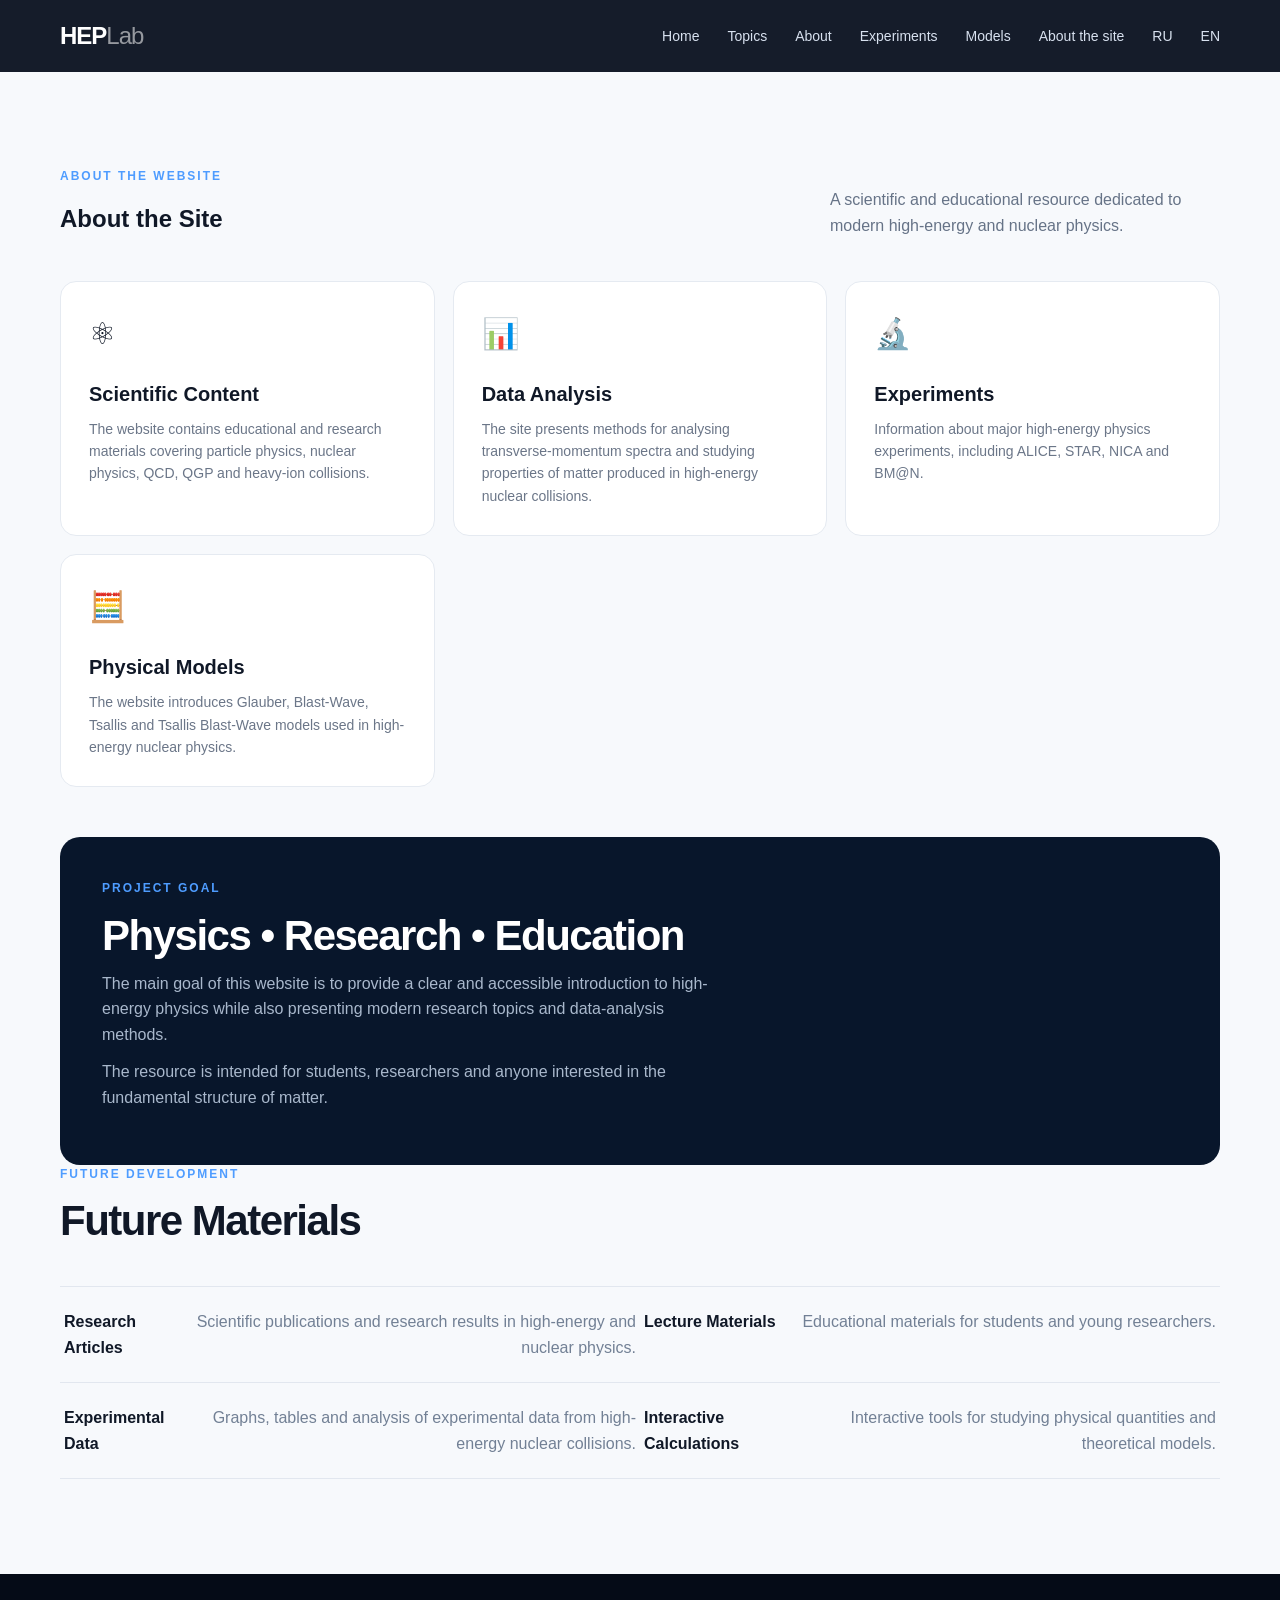
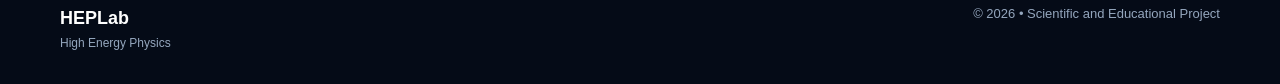
<file: en/about-site/index.html>
<!DOCTYPE html>
<html lang="en">

<head>
    <meta charset="UTF-8">
    <meta name="viewport" content="width=device-width, initial-scale=1.0">

    <title>About the Site | High Energy Physics</title>

    <meta name="description"
          content="Information about the High Energy Physics scientific and educational website.">

    <link rel="stylesheet" href="../../style.css">
</head>

<body>

<header class="header">
    <div class="container nav">

        <a class="logo" href="/en/">
            HEP<span>Lab</span>
        </a>

        <nav id="nav">

            <a href="/en/">Home</a>
            <a href="/en/topics/">Topics</a>
            <a href="/en/about/">About</a>
            <a href="/en/experiments/">Experiments</a>
            <a href="/en/models/">Models</a>
            <a href="/en/about-site/">About the site</a>

            <a href="/">RU</a>
            <a href="/en/">EN</a>

        </nav>

    </div>
</header>


<main>

<section class="section">

    <div class="container">

        <div class="section-head">

            <div>

                <div class="eyebrow">
                    ABOUT THE WEBSITE
                </div>

                <h1>
                    About the Site
                </h1>

            </div>

            <p>
                A scientific and educational resource dedicated
                to modern high-energy and nuclear physics.
            </p>

        </div>


        <div class="cards">

            <article class="card">

                <div class="icon">⚛</div>

                <h3>
                    Scientific Content
                </h3>

                <p>
                    The website contains educational and research
                    materials covering particle physics, nuclear
                    physics, QCD, QGP and heavy-ion collisions.
                </p>

            </article>


            <article class="card">

                <div class="icon">📊</div>

                <h3>
                    Data Analysis
                </h3>

                <p>
                    The site presents methods for analysing
                    transverse-momentum spectra and studying
                    properties of matter produced in high-energy
                    nuclear collisions.
                </p>

            </article>


            <article class="card">

                <div class="icon">🔬</div>

                <h3>
                    Experiments
                </h3>

                <p>
                    Information about major high-energy physics
                    experiments, including ALICE, STAR, NICA
                    and BM@N.
                </p>

            </article>


            <article class="card">

                <div class="icon">🧮</div>

                <h3>
                    Physical Models
                </h3>

                <p>
                    The website introduces Glauber, Blast-Wave,
                    Tsallis and Tsallis Blast-Wave models used
                    in high-energy nuclear physics.
                </p>

            </article>

        </div>


        <div class="physics-box">

            <div>

                <div class="eyebrow">
                    PROJECT GOAL
                </div>

                <h2>
                    Physics • Research • Education
                </h2>

                <p>
                    The main goal of this website is to provide
                    a clear and accessible introduction to high-energy
                    physics while also presenting modern research
                    topics and data-analysis methods.
                </p>

                <p>
                    The resource is intended for students,
                    researchers and anyone interested in the
                    fundamental structure of matter.
                </p>

            </div>

        </div>


        <div class="section-head">

            <div>

                <div class="eyebrow">
                    FUTURE DEVELOPMENT
                </div>

                <h2>
                    Future Materials
                </h2>

            </div>

        </div>


        <div class="model-list">

            <div class="model">
                <b>Research Articles</b>
                <span>
                    Scientific publications and research results
                    in high-energy and nuclear physics.
                </span>
            </div>

            <div class="model">
                <b>Lecture Materials</b>
                <span>
                    Educational materials for students and
                    young researchers.
                </span>
            </div>

            <div class="model">
                <b>Experimental Data</b>
                <span>
                    Graphs, tables and analysis of experimental
                    data from high-energy nuclear collisions.
                </span>
            </div>

            <div class="model">
                <b>Interactive Calculations</b>
                <span>
                    Interactive tools for studying physical
                    quantities and theoretical models.
                </span>
            </div>

        </div>

    </div>

</section>

</main>


<footer>

    <div class="container footer">

        <div>
            <b>HEPLab</b>
            <br>
            <span>High Energy Physics</span>
        </div>

        <div>
            © 2026 • Scientific and Educational Project
        </div>

    </div>

</footer>


<script src="../../script.js"></script>

</body>

</html>
</file>
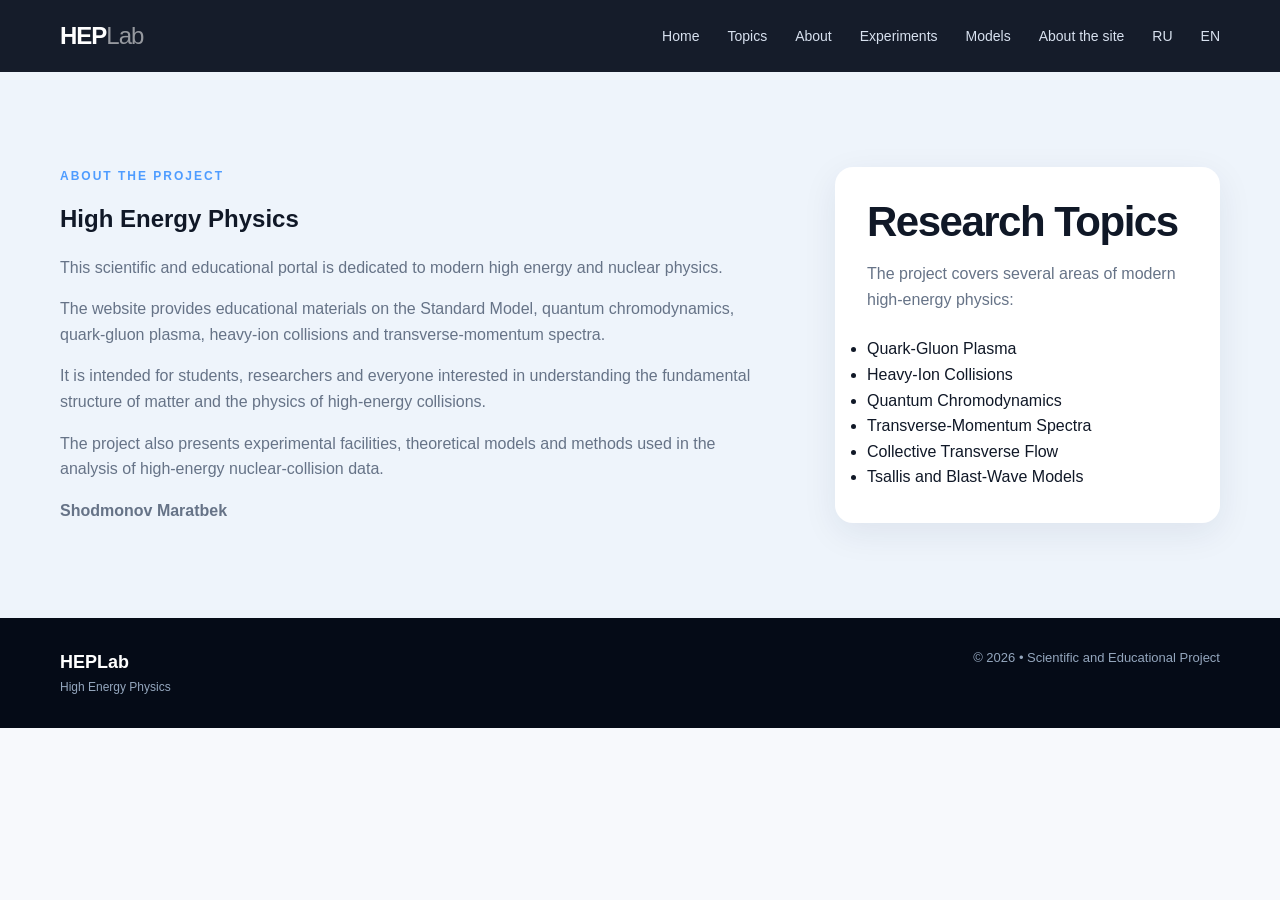
<file: en/about/index.html>
<!DOCTYPE html>
<html lang="en">

<head>
    <meta charset="UTF-8">
    <meta name="viewport" content="width=device-width, initial-scale=1.0">

    <title>About | High Energy Physics</title>

    <meta name="description"
          content="About the High Energy Physics scientific and educational project.">

    <link rel="stylesheet" href="../../style.css">
</head>

<body>

<header class="header">
    <div class="container nav">

        <a class="logo" href="/en/">
            HEP<span>Lab</span>
        </a>

        <nav id="nav">

            <a href="/en/">Home</a>
            <a href="/en/topics/">Topics</a>
            <a href="/en/about/">About</a>
            <a href="/en/experiments/">Experiments</a>
            <a href="/en/models/">Models</a>
            <a href="/en/about-site/">About the site</a>

            <a href="/">RU</a>
            <a href="/en/">EN</a>

        </nav>

    </div>
</header>


<main>

<section class="section about">

    <div class="container about-grid">

        <div>

            <div class="eyebrow">
                ABOUT THE PROJECT
            </div>

            <h1>
                High Energy Physics
            </h1>

            <p>
                This scientific and educational portal is dedicated
                to modern high energy and nuclear physics.
            </p>

            <p>
                The website provides educational materials on the
                Standard Model, quantum chromodynamics, quark-gluon
                plasma, heavy-ion collisions and transverse-momentum
                spectra.
            </p>

            <p>
                It is intended for students, researchers and everyone
                interested in understanding the fundamental structure
                of matter and the physics of high-energy collisions.
            </p>

            <p>
                The project also presents experimental facilities,
                theoretical models and methods used in the analysis
                of high-energy nuclear-collision data.
            </p>

            <p>
                <strong>Shodmonov Maratbek</strong>
            </p>

        </div>


        <div class="contact-card">

            <h2>
                Research Topics
            </h2>

            <p>
                The project covers several areas of modern
                high-energy physics:
            </p>

            <ul>
                <li>Quark-Gluon Plasma</li>
                <li>Heavy-Ion Collisions</li>
                <li>Quantum Chromodynamics</li>
                <li>Transverse-Momentum Spectra</li>
                <li>Collective Transverse Flow</li>
                <li>Tsallis and Blast-Wave Models</li>
            </ul>

        </div>

    </div>

</section>

</main>


<footer>

    <div class="container footer">

        <div>
            <b>HEPLab</b>
            <br>
            <span>High Energy Physics</span>
        </div>

        <div>
            © 2026 • Scientific and Educational Project
        </div>

    </div>

</footer>


<script src="../../script.js"></script>

</body>

</html>
</file>
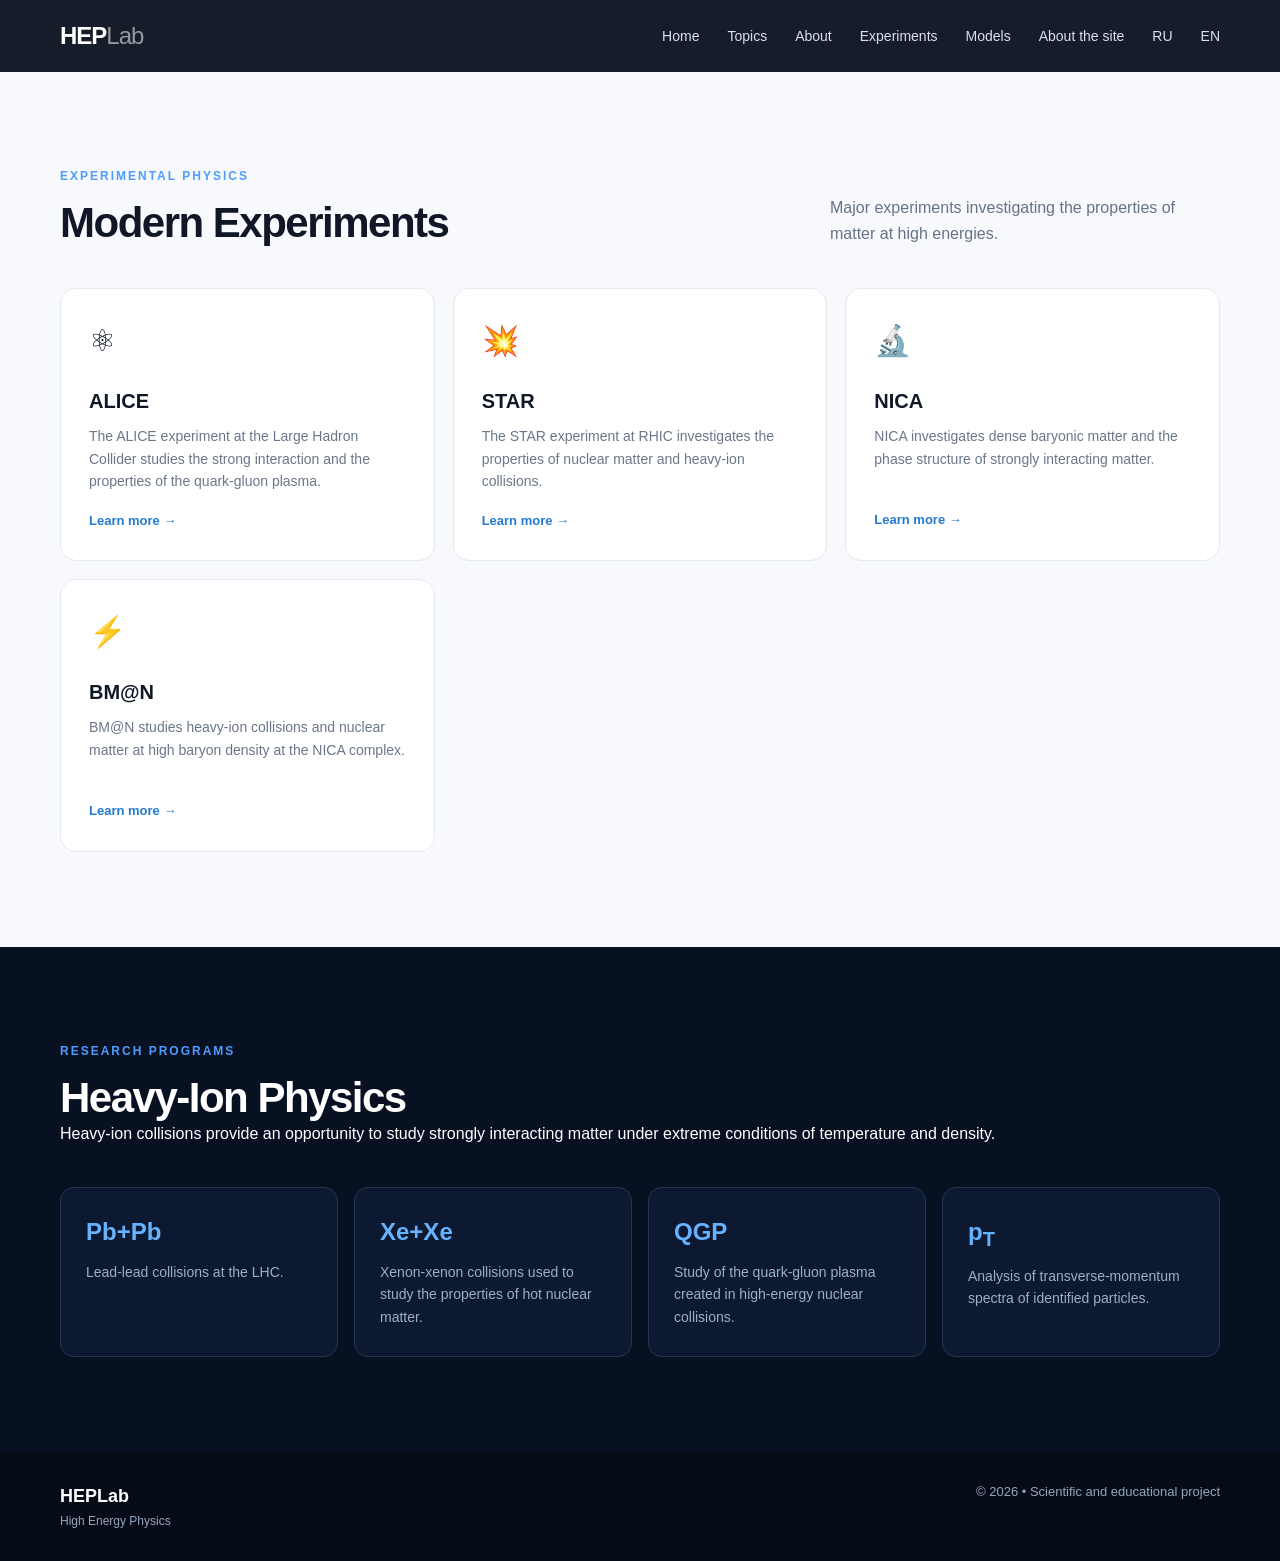
<file: en/experiments/index.html>
<!DOCTYPE html>
<html lang="en">
<head>
    <meta charset="UTF-8">
    <meta name="viewport" content="width=device-width, initial-scale=1.0">

    <title>Experiments | High Energy Physics</title>
    <meta name="description" content="Modern experiments in high energy and nuclear physics.">

    <link rel="stylesheet" href="../../style.css">
</head>

<body>

<header class="header">
    <div class="container nav">

        <a class="logo" href="/en/">
            HEP<span>Lab</span>
        </a>

        <nav id="nav">
    <a href="/en/">Home</a>
    <a href="/en/topics/">Topics</a>
    <a href="/en/about/">About</a>
    <a href="/en/experiments/">Experiments</a>
    <a href="/en/models/">Models</a>
    <a href="/en/about-site/">About the site</a>

    <a href="/">RU</a>
    <a href="/en/">EN</a>
</nav>

    </div>
</header>


<main>

<section class="section">

    <div class="container">

        <div class="section-head">

            <div>
                <div class="eyebrow">
                    EXPERIMENTAL PHYSICS
                </div>

                <h2>
                    Modern Experiments
                </h2>
            </div>

            <p>
                Major experiments investigating the properties
                of matter at high energies.
            </p>

        </div>


        <div class="cards">

            <article class="card">
                <div class="icon">⚛</div>

                <h3>ALICE</h3>

                <p>
                    The ALICE experiment at the Large Hadron Collider
                    studies the strong interaction and the properties
                    of the quark-gluon plasma.
                </p>

                <a href="#">
                    Learn more →
                </a>
            </article>


            <article class="card">
                <div class="icon">💥</div>

                <h3>STAR</h3>

                <p>
                    The STAR experiment at RHIC investigates
                    the properties of nuclear matter and
                    heavy-ion collisions.
                </p>

                <a href="#">
                    Learn more →
                </a>
            </article>


            <article class="card">
                <div class="icon">🔬</div>

                <h3>NICA</h3>

                <p>
                    NICA investigates dense baryonic matter
                    and the phase structure of strongly
                    interacting matter.
                </p>

                <a href="#">
                    Learn more →
                </a>
            </article>


            <article class="card">
                <div class="icon">⚡</div>

                <h3>BM@N</h3>

                <p>
                    BM@N studies heavy-ion collisions and
                    nuclear matter at high baryon density
                    at the NICA complex.
                </p>

                <a href="#">
                    Learn more →
                </a>
            </article>

        </div>

    </div>

</section>


<section class="dark-section">

    <div class="container">

        <div class="eyebrow">
            RESEARCH PROGRAMS
        </div>

        <h2>
            Heavy-Ion Physics
        </h2>

        <p>
            Heavy-ion collisions provide an opportunity to study
            strongly interacting matter under extreme conditions
            of temperature and density.
        </p>

        <div class="experiment-grid">

            <div class="experiment">
                <span>Pb+Pb</span>
                <p>
                    Lead-lead collisions at the LHC.
                </p>
            </div>

            <div class="experiment">
                <span>Xe+Xe</span>
                <p>
                    Xenon-xenon collisions used to study
                    the properties of hot nuclear matter.
                </p>
            </div>

            <div class="experiment">
                <span>QGP</span>
                <p>
                    Study of the quark-gluon plasma created
                    in high-energy nuclear collisions.
                </p>
            </div>

            <div class="experiment">
                <span>p<sub>T</sub></span>
                <p>
                    Analysis of transverse-momentum spectra
                    of identified particles.
                </p>
            </div>

        </div>

    </div>

</section>

</main>


<footer>
    <div class="container footer">

        <div>
            <b>HEPLab</b><br>
            <span>High Energy Physics</span>
        </div>

        <div>
            © 2026 • Scientific and educational project
        </div>

    </div>
</footer>


<script src="../../script.js"></script>

</body>
</html>
</file>
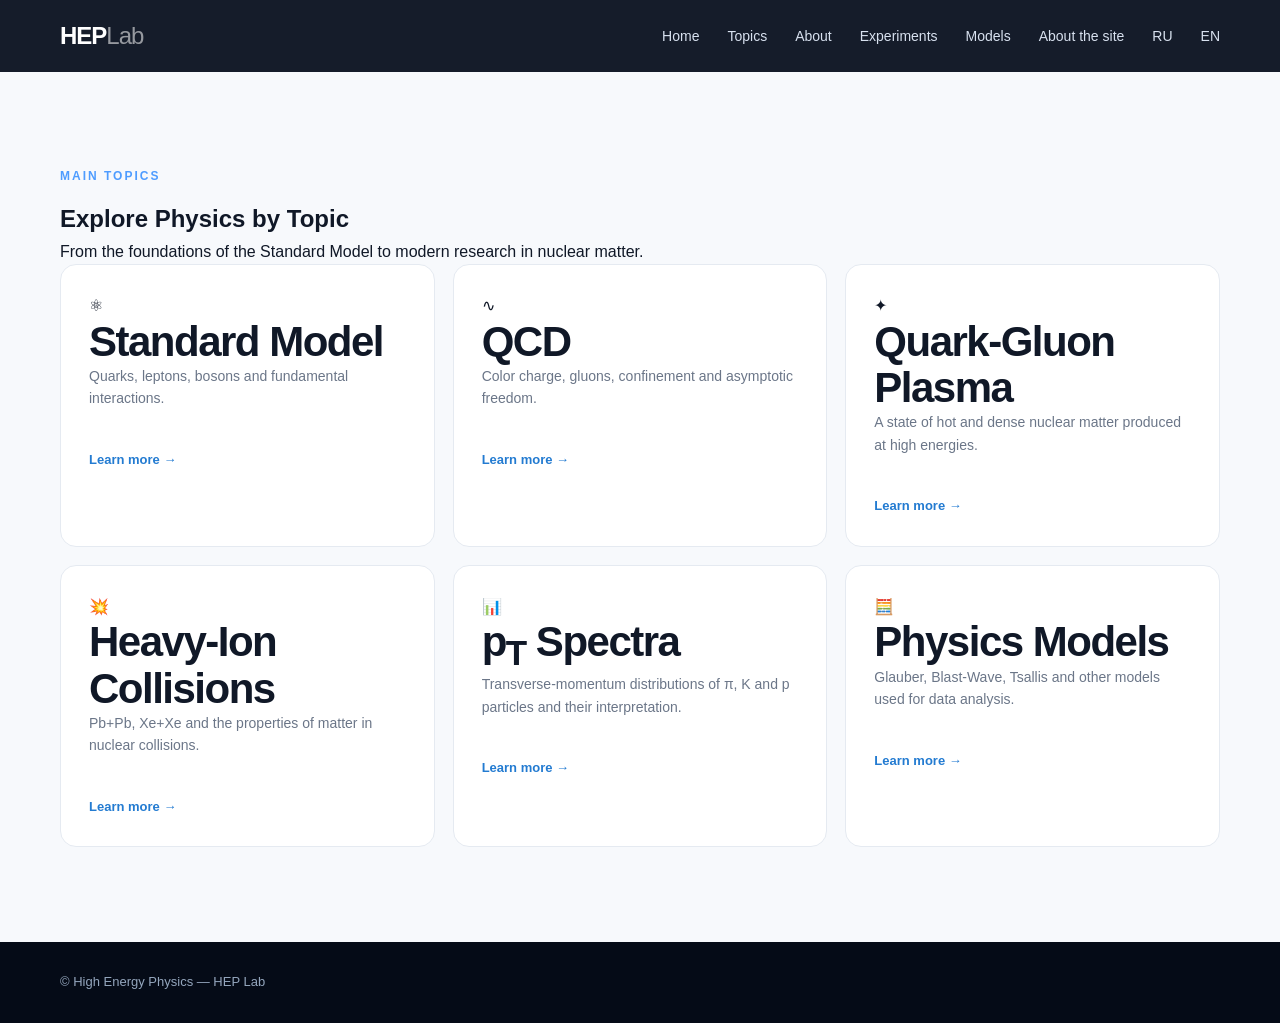
<file: en/topics/index.html>
<!DOCTYPE html>
<html lang="en">
<head>
    <meta charset="UTF-8">
    <meta name="viewport" content="width=device-width, initial-scale=1.0">

    <title>Topics | High Energy Physics</title>

    <link rel="stylesheet" href="../../style.css">
</head>

<body>

<header class="header">
    <div class="container nav">

        <a class="logo" href="/en/">
            HEP<span>Lab</span>
        </a>

        <nav id="nav">
    <a href="/en/">Home</a>
    <a href="/en/topics/">Topics</a>
    <a href="/en/about/">About</a>
    <a href="/en/experiments/">Experiments</a>
    <a href="/en/models/">Models</a>
    <a href="/en/about-site/">About the site</a>

    <a href="/">RU</a>
    <a href="/en/">EN</a>
</nav>

    </div>
</header>


<main>

<section class="section">

    <div class="container">

        <div class="section-heading">

            <div>
                <div class="eyebrow">
                    MAIN TOPICS
                </div>

                <h1>
                    Explore Physics by Topic
                </h1>
            </div>

            <p>
                From the foundations of the Standard Model
                to modern research in nuclear matter.
            </p>

        </div>


        <div class="cards">


            <!-- Standard Model -->

            <article class="card">

                <div class="card-icon">
                    ⚛
                </div>

                <h2>
                    Standard Model
                </h2>

                <p>
                    Quarks, leptons, bosons and
                    fundamental interactions.
                </p>

                <a href="/en/topics/standard-model/">
                    Learn more →
                </a>

            </article>


            <!-- QCD -->

            <article class="card">

                <div class="card-icon">
                    ∿
                </div>

                <h2>
                    QCD
                </h2>

                <p>
                    Color charge, gluons, confinement
                    and asymptotic freedom.
                </p>

                <a href="/en/topics/qcd/">
                    Learn more →
                </a>

            </article>


            <!-- QGP -->

            <article class="card">

                <div class="card-icon">
                    ✦
                </div>

                <h2>
                    Quark-Gluon Plasma
                </h2>

                <p>
                    A state of hot and dense nuclear matter
                    produced at high energies.
                </p>

                <a href="/en/topics/qgp/">
                    Learn more →
                </a>

            </article>


            <!-- Heavy ions -->

            <article class="card">

                <div class="card-icon">
                    💥
                </div>

                <h2>
                    Heavy-Ion Collisions
                </h2>

                <p>
                    Pb+Pb, Xe+Xe and the properties
                    of matter in nuclear collisions.
                </p>

                <a href="/en/topics/heavy-ions/">
                    Learn more →
                </a>

            </article>


            <!-- pT -->

            <article class="card">

                <div class="card-icon">
                    📊
                </div>

                <h2>
                    p<sub>T</sub> Spectra
                </h2>

                <p>
                    Transverse-momentum distributions of
                    π, K and p particles and their interpretation.
                </p>

                <a href="/en/topics/pt-spectra/">
                    Learn more →
                </a>

            </article>


            <!-- Models -->

            <article class="card">

                <div class="card-icon">
                    🧮
                </div>

                <h2>
                    Physics Models
                </h2>

                <p>
                    Glauber, Blast-Wave, Tsallis and other
                    models used for data analysis.
                </p>

                <a href="/en/models/">
                    Learn more →
                </a>

            </article>


        </div>

    </div>

</section>

</main>


<footer class="footer">
    <div class="container">
        <p>
            © High Energy Physics — HEP Lab
        </p>
    </div>
</footer>

</body>
</html>
</file>
<file: style.css>
*{box-sizing:border-box;margin:0;padding:0}html{scroll-behavior:smooth}body{font-family:Inter,Arial,sans-serif;background:#f7f9fc;color:#101827;line-height:1.6}.container{width:min(1160px,92%);margin:auto}.header{position:sticky;top:0;z-index:20;background:rgba(7,14,29,.94);backdrop-filter:blur(14px);color:#fff}.nav{height:72px;display:flex;align-items:center;justify-content:space-between}.logo{font-size:24px;font-weight:800;color:#fff;text-decoration:none;letter-spacing:-1px}.logo span{font-weight:400;opacity:.55}nav{display:flex;gap:28px}nav a{color:#d8e1ef;text-decoration:none;font-size:14px}nav a:hover{color:#fff}.menu-btn{display:none;background:none;border:0;color:white;font-size:26px}.hero{background:radial-gradient(circle at 80% 20%,#18386d 0,#0a1429 42%,#050b17 100%);color:#fff;padding:110px 0 120px;overflow:hidden}.hero-grid{display:grid;grid-template-columns:1.05fr .95fr;gap:50px;align-items:center}.eyebrow{font-size:12px;letter-spacing:2px;font-weight:800;color:#4e9cff;margin-bottom:14px}.hero h1{font-size:clamp(48px,7vw,82px);line-height:.98;letter-spacing:-4px;margin-bottom:26px}.hero h1 span{color:#63b3ff}.lead{font-size:19px;color:#b9c8dc;max-width:650px}.buttons{display:flex;gap:14px;margin-top:34px}.btn{display:inline-block;padding:12px 20px;border-radius:10px;text-decoration:none;font-weight:700;font-size:14px}.primary{background:#4e9cff;color:#fff}.secondary{border:1px solid #385171;color:#dce8f7}.particle-card{height:390px;position:relative;display:grid;place-items:center}.core{width:150px;height:150px;border-radius:50%;display:grid;place-items:center;background:radial-gradient(circle,#4e9cff,#153e75);box-shadow:0 0 80px #2b80dd;color:#fff;font-size:30px;font-weight:800}.orbit{position:absolute;border:1px solid #3c7fbd;border-radius:50%;opacity:.55}.orbit1{width:310px;height:150px;transform:rotate(28deg)}.orbit2{width:390px;height:230px;transform:rotate(-38deg)}.particle{position:absolute;background:#fff;color:#071122;border-radius:50%;width:40px;height:40px;display:grid;place-items:center;font-weight:800;box-shadow:0 0 25px #64b5ff}.p1{top:70px;left:18%}.p2{right:7%;top:42%}.p3{bottom:65px;left:26%}.formula{position:absolute;bottom:0;right:5%;font-size:18px;color:#a9c8e8}.stats{background:#fff;border-bottom:1px solid #e6ebf2}.stats-grid{display:grid;grid-template-columns:repeat(4,1fr);padding:28px 0}.stats-grid div{padding:0 24px;border-right:1px solid #e4e8ef}.stats-grid div:last-child{border:0}.stats strong{display:block;font-size:25px}.stats span{color:#6c788a;font-size:13px}.section{padding:95px 0}.section-head{display:flex;justify-content:space-between;gap:40px;align-items:end;margin-bottom:42px}.section h2,.dark-section h2{font-size:42px;line-height:1.1;letter-spacing:-1.5px}.section-head>p{max-width:390px;color:#667387}.cards{display:grid;grid-template-columns:repeat(3,1fr);gap:18px}.card{background:#fff;border:1px solid #e5eaf1;border-radius:16px;padding:28px;transition:.2s}.card:hover{transform:translateY(-4px);box-shadow:0 15px 40px rgba(20,40,80,.08)}.icon{font-size:30px;margin-bottom:20px}.card h3{font-size:20px;margin-bottom:8px}.card p{color:#6b7688;font-size:14px;min-height:67px}.card a{display:inline-block;margin-top:18px;color:#237bd1;font-weight:700;font-size:13px;text-decoration:none}.dark-section{background:#071122;color:#fff;padding:95px 0}.experiment-grid{display:grid;grid-template-columns:repeat(4,1fr);gap:16px;margin-top:40px}.experiment{border:1px solid #243653;border-radius:14px;padding:25px;min-height:170px;background:#0c1930}.experiment span{font-size:24px;font-weight:800;color:#67b2ff}.experiment p{color:#9eafc5;font-size:14px;margin-top:10px}.model-list{display:grid;grid-template-columns:1fr 1fr;border-top:1px solid #e2e7ef}.model{padding:22px 4px;border-bottom:1px solid #e2e7ef;display:flex;justify-content:space-between;gap:20px}.model span{color:#728095;text-align:right}.physics-box{margin-top:50px;background:#08162b;color:#fff;border-radius:20px;padding:42px;display:grid;grid-template-columns:1fr .7fr;gap:40px;align-items:center}.physics-box p{color:#a9b8cc;margin:12px 0}.big-formula{font-size:27px;margin-top:18px}.mini-chart{height:190px;display:flex;align-items:end;gap:12px;border-bottom:1px solid #39516e;border-left:1px solid #39516e;padding:15px}.bar{width:13%;background:#4e9cff;border-radius:5px 5px 0 0}.b1{height:90%}.b2{height:70%}.b3{height:56%}.b4{height:44%}.b5{height:34%}.b6{height:26%}.about{background:#eef4fb}.about-grid{display:grid;grid-template-columns:1.3fr .7fr;gap:60px}.about p{max-width:700px;color:#667387;margin-top:16px}.contact-card{background:#fff;border-radius:18px;padding:32px;box-shadow:0 10px 35px rgba(20,40,80,.08)}.contact-card p{margin-bottom:24px}.contact-card .btn{margin-top:18px}footer{background:#050b17;color:#94a6bd;padding:30px 0}.footer{display:flex;justify-content:space-between;gap:20px;font-size:13px}.footer b{color:#fff;font-size:18px}.footer span{font-size:12px}@media(max-width:800px){nav{display:none;position:absolute;top:72px;left:0;right:0;background:#071122;padding:20px;flex-direction:column}.menu-btn{display:block}.hero{padding:70px 0}.hero-grid{grid-template-columns:1fr}.particle-card{height:300px}.stats-grid{grid-template-columns:1fr 1fr;gap:22px}.stats-grid div{border:0;padding:0}.cards{grid-template-columns:1fr 1fr}.experiment-grid{grid-template-columns:1fr 1fr}.about-grid,.physics-box{grid-template-columns:1fr}.section-head{display:block}.section-head>p{margin-top:15px}.model{display:block}.model span{display:block;text-align:left;margin-top:4px}}@media(max-width:520px){.cards,.experiment-grid{grid-template-columns:1fr}.hero h1{font-size:50px}.particle-card{display:none}.footer{display:block}.footer div:last-child{margin-top:12px}}
/* QGP image */
.particle-card {
  height: 390px;
  position: relative;
  display: flex;
  align-items: center;
  justify-content: center;
  overflow: hidden;
}

.particle-card img {
  width: 100%;
  max-width: 600px;
  height: 100%;
  object-fit: contain;
  display: block;
}
</file>
